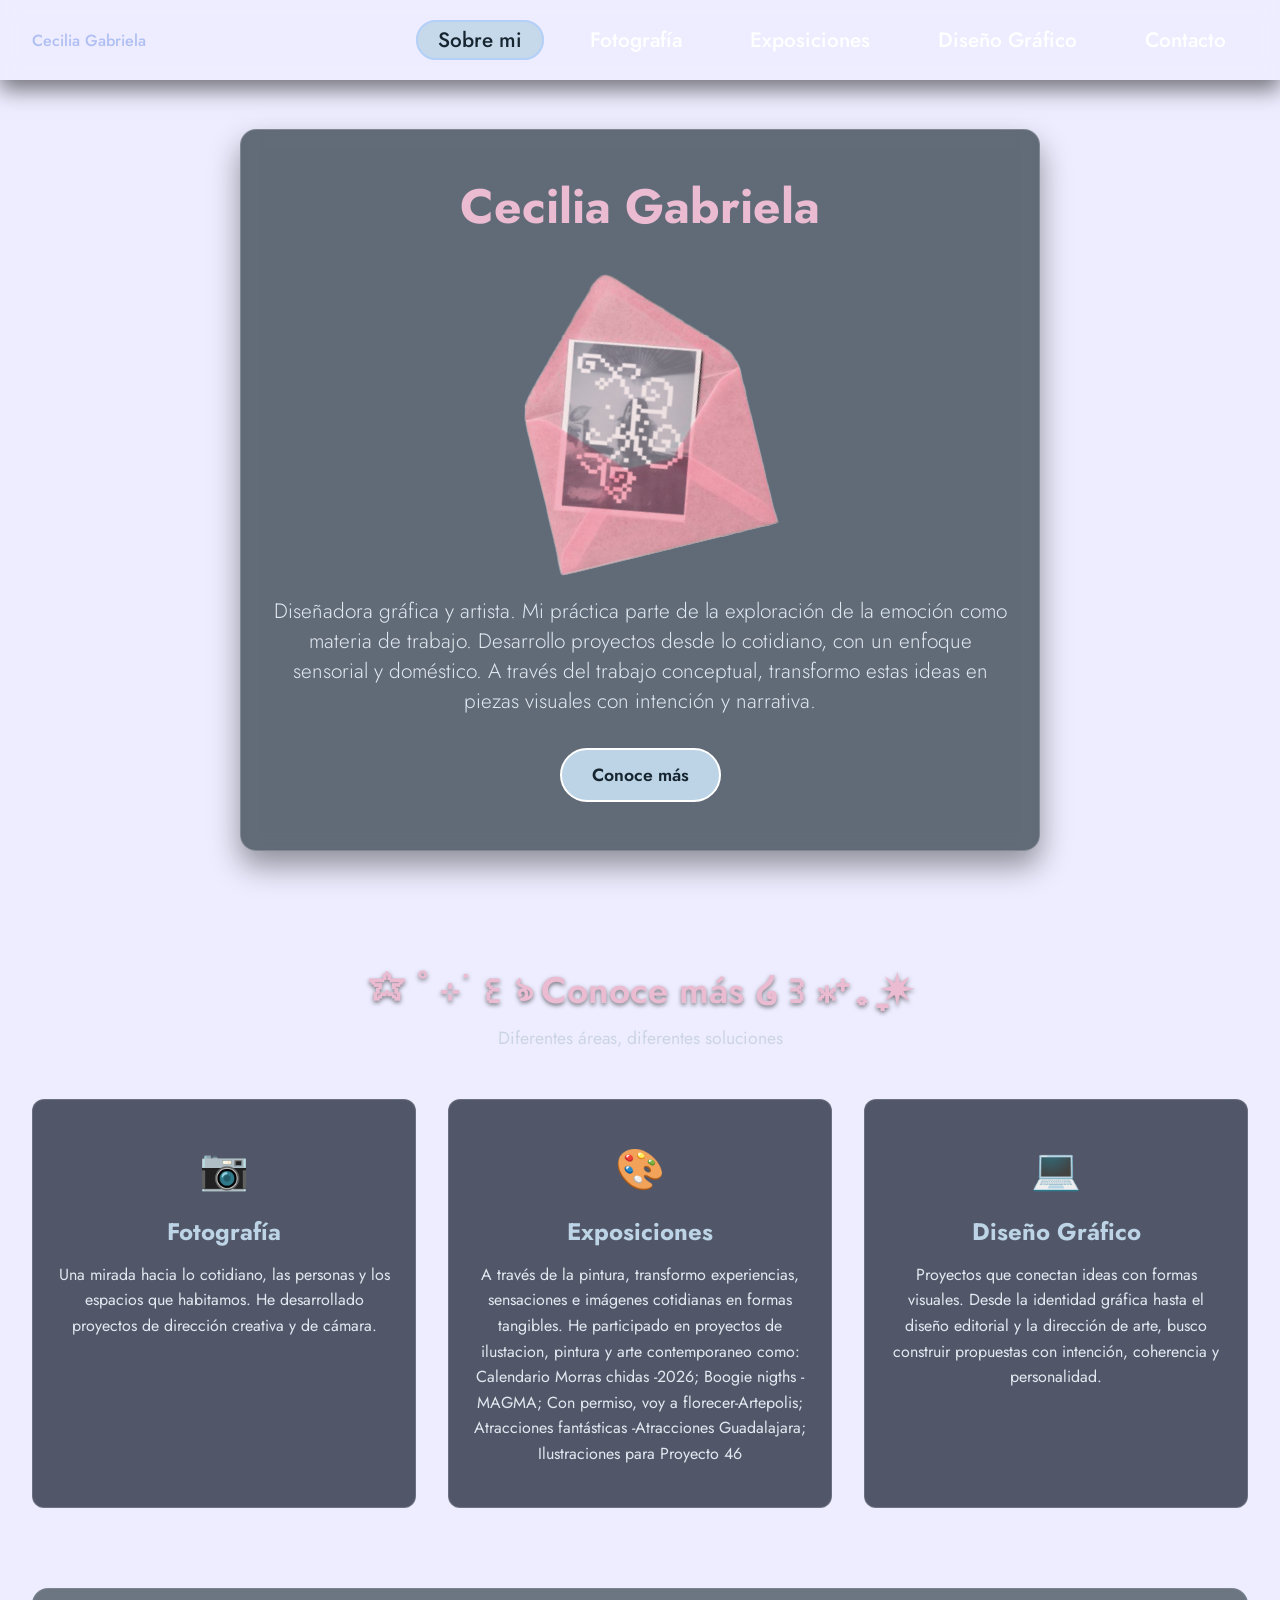
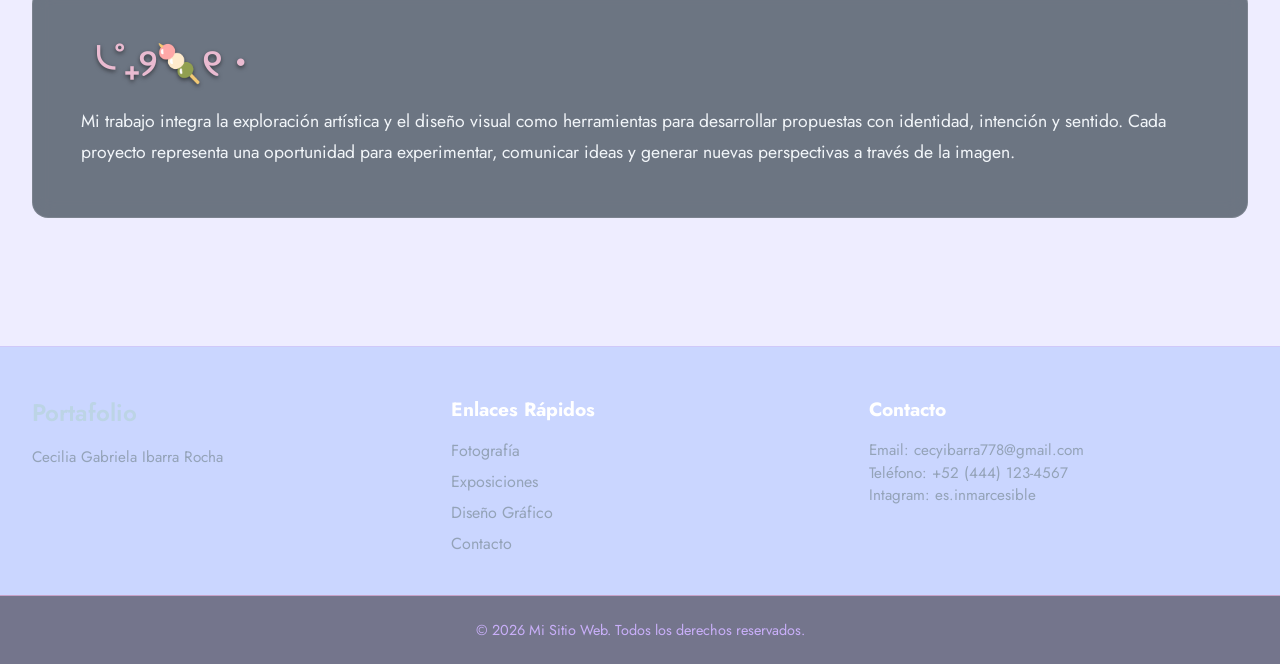
<file: index.html>
<!DOCTYPE html>
<html lang="es">
<head>
    <meta charset="UTF-8">
    <meta name="viewport" content="width=device-width, initial-scale=1.0">
    <title>Portafolio: Cecilia Gabriela</title>

    <!-- Enlace a la hoja de estilos CSS general -->
    <link rel="stylesheet" href="style.css">
</head>
<body>

    <!-- ==========================================
         HEADER / ENCABEZADO
         Contiene la barra de navegación (existente)
         y la sección Hero (banner principal de bienvenida).
         ========================================== -->
    <header class="site-header">
        
        <!-- BARRA DE NAVEGACIÓN (Estructura intacta) -->
        <nav class="navbar">
            <div class="navbar-container">
                <!-- Logotipo del sitio web -->
                <a href="index.html" class="navbar-logo">Cecilia Gabriela</a>
                
                <!-- Botón de menú hamburguesa para dispositivos móviles -->
                <button class="navbar-toggle" aria-label="Abrir menú">
                    <span class="bar"></span>
                    <span class="bar"></span>
                    <span class="bar"></span>
                </button>

                <!-- Menú principal con enlaces de navegación -->
                <ul class="navbar-menu">
                    <li> <a href="#" class="active"> Sobre mi </a> </li>
                    <li> <a href="#about"> Fotografía</a> </li>
                    <li> <a href="#services"> Exposiciones </a> </li>
                    <li> <a href="#blog"> Diseño Gráfico </a> </li>
                    <li> <a href="#contact"> Contacto </a> </li>
                </ul>
            </div>
        </nav>

        <!-- SECCIÓN HERO
             Presentación visual de impacto justo debajo de la barra de navegación.
             Función: Captar la atención inmediata del visitante y ofrecer una acción directa (CTA). -->
        <div class="hero-container">
            <div class="hero-content">
                <!-- Título principal de la página -->
                <h1 class="hero-title">Cecilia Gabriela</h1>
                <img src="Fotografia.png" alt="Fotografía">
                <!-- Breve descripción o subtítulo persuasivo -->
                <p class="hero-subtitle">Diseñadora gráfica y artista. Mi práctica
parte de la exploración de la emoción como
materia de trabajo.

Desarrollo proyectos desde lo cotidiano,
con un enfoque sensorial y doméstico.
A través del trabajo conceptual, transformo
estas ideas en piezas visuales con intención
y narrativa.</p>


                <!-- Botón de llamada a la acción (Call To Action) -->
                <a href="#services" class="hero-btn">Conoce más</a>
            </div>
        </div>

    </header>


    <!-- ==========================================
         MAIN / CONTENIDO PRINCIPAL
         Contenedor semántico principal del sitio web.
         Aloja el contenido relevante dividido en secciones.
         ========================================== -->
    <main class="main-content">

        <!-- SECCIÓN DE SERVICIOS / CARACTERÍSTICAS
             Función: Presentar los servicios o características clave en formato de cuadrícula (cards). -->
        <section id="services" class="content-section">
            <div class="section-header">
                <h2 class="section-title">  ✩ ˚ ⊹ ࣪꒰ঌ Conoce más ໒꒱⁎⁺˳ָ ✷</h2>
                <p class="section-description">Diferentes áreas, diferentes soluciones</p>
            </div>

            <!-- Cuadrícula flexible para organizar las tarjetas de información -->
            <div class="cards-grid">
                <!-- Tarjeta 1 -->
                <article class="card">
                    <div class="card-icon">📷</div>
                    <h3 class="card-title">Fotografía</h3>
                    <p class="card-text">Una mirada hacia lo cotidiano, las personas y los espacios que habitamos. He desarrollado proyectos de dirección creativa y de cámara.</p>
                </article>

                <!-- Tarjeta 2 -->
                <article class="card">
                    <div class="card-icon">🎨</div>
                    <h3 class="card-title">Exposiciones</h3>
                    <p class="card-text">A través de la pintura, transformo experiencias, sensaciones e imágenes cotidianas en formas tangibles. He participado en proyectos de ilustacion, pintura y arte contemporaneo como: Calendario Morras chidas -2026; Boogie nigths -MAGMA; Con permiso, voy a florecer-Artepolis; Atracciones fantásticas -Atracciones Guadalajara; Ilustraciones para Proyecto 46</p>
                </article>

                <!-- Tarjeta 3 -->
                <article class="card">
                    <div class="card-icon">💻</div>
                    <h3 class="card-title">Diseño Gráfico</h3>
                    <p class="card-text">Proyectos que conectan ideas con formas visuales. Desde la identidad gráfica hasta el diseño editorial y la dirección de arte, busco construir propuestas con intención, coherencia y personalidad.</p>
                </article>
            </div>
        </section>


        <!-- SECCIÓN "ACERCA DE" / INFORMACIÓN
             Función: Ofrecer contexto adicional sobre la empresa o proyecto. -->
        <section id="about" class="content-section about-section">
            <div class="about-container">
                <div class="about-text">
                    <h2 class="section-title">╰˚₊୨🍡୧・</h2>
                    <p>Mi trabajo integra la exploración artística y el diseño visual como herramientas para desarrollar propuestas con identidad, intención y sentido. Cada proyecto representa una oportunidad para experimentar, comunicar ideas y generar nuevas perspectivas a través de la imagen.</p>
                </div>
            </div>
        </section>

    </main>


    <!-- ==========================================
         FOOTER / PIE DE PÁGINA
         Función: Mostrar información de derechos, enlaces útiles y redes sociales.
         ========================================== -->
    <footer id="contact" class="site-footer">
        <div class="footer-container">
            <!-- Columna 1: Información de marca -->
            <div class="footer-col">
                <h4 class="footer-brand">Portafolio</h4>
                <p class="footer-desc">Cecilia Gabriela Ibarra Rocha</p>
            </div>

            <!-- Columna 2: Enlaces rápidos de navegación -->
            <div class="footer-col">
                <h5 class="footer-heading">Enlaces Rápidos</h5>
                <ul class="footer-links">
                    <li><a href="#">Fotografía</a></li>
                    <li><a href="#about">Exposiciones</a></li>
                    <li><a href="#services">Diseño Gráfico</a></li>
                    <li><a href="#contact">Contacto</a></li>
                </ul>
            </div>

            <!-- Columna 3: Información de contacto -->
            <div class="footer-col">
                <h5 class="footer-heading">Contacto</h5>
                <p>Email: cecyibarra778@gmail.com</p>
                <p>Teléfono: +52 (444) 123-4567</p>
                <p>Intagram: es.inmarcesible</p>
            </div>
        </div>

        <!-- Barra inferior de derechos de autor -->
        <div class="footer-bottom">
            <p>&copy; 2026 Mi Sitio Web. Todos los derechos reservados.</p>
        </div>
    </footer>

    <!-- Script de control del menú móvil -->
    <script src="script.js"></script>
</body>
</html>
</file>
<file: style.css>
/* ==========================================================================
IMPORTACIÓN DE FUENTES Y CONFIGURACIÓN GLOBAL
========================================================================== */
@import url('https://fonts.googleapis.com/css2?family=Fira+Sans:wght@300;400;500;600&family=Jost:ital,wght@0,100..900;1,100..900&family=Short+Stack&display=swap');

* {
  margin: 0;
  padding: 0;
  box-sizing: border-box;
}

body {
  font-family: "Jost", serif;
  min-height: 100vh;
  background:rgb(238, 237, 255);
  color: #eabbd1;
}

/* ==========================================================================
BARRA DE NAVEGACIÓN
========================================================================== */
.navbar {
  display: flex;
  align-items: center;
  justify-content: center;
  height: 80px;
  width: 100%;
  position: sticky;
  top: 0;
  background: transparent;
  box-shadow: 0 10px 20px rgba(0, 0, 0, 0.5);
  backdrop-filter: blur(10px);
  z-index: 999;
}

.navbar-container {
  display: flex;
  align-items: center;
  justify-content: space-between;
  width: 100%;
  padding: 0 2rem;
  max-width: 1600px;
}

.navbar-logo {
  font-size: 1rem;
  font-weight: 500;
  color: #b0bff3;
  text-decoration: none;
  cursor: pointer;
}

.navbar-container .navbar-menu {
  display: flex;
  text-align: center;
  gap: 1.5rem;
  list-style: none;
}

.navbar-container .navbar-menu li a {
  text-decoration: none;
  color: #fff;
  font-size: 1.3rem;
  font-weight: 500;
  padding: 3px 20px;
  border-radius: 20px;
  border: 2px solid transparent;
  white-space: nowrap;
  transition: all 0.3s ease;
}

.navbar-container .navbar-menu li a:hover,
.navbar-container .navbar-menu li a.active {
  color: #162530;
  background: rgba(188, 212, 229, 0.8);
  border: 2px solid #b5d0f8;
}

.navbar-toggle {
  display: none;
  background: transparent;
  padding: 10px;
  border: none;
  cursor: pointer;
}

.bar {
  display: block;
  width: 25px;
  height: 3px;
  margin: 5px auto;
  background: #fff;
  transition: all 0.3s ease-in-out;
}

/* ==========================================================================
SECCIÓN HEADER / HERO
========================================================================== */
.hero-container {
  display: flex;
  align-items: center;
  justify-content: center;
  min-height: calc(100vh - 80px);
  padding: 2rem;
  text-align: center;
   
}

.hero-content {
  max-width: 800px;
  padding: 3rem 2rem;
  background: rgba(22, 37, 48, 0.65);
  backdrop-filter: blur(8px);
  border-radius: 16px;
  border: 1px solid rgba(255, 255, 255, 0.2);
  box-shadow: 0 15px 30px rgba(0, 0, 0, 0.4);
}

.hero-title {
  font-size: 3rem;
  font-weight: 700;
  margin-bottom: 1rem;
  line-height: 1.2;
}

.hero-subtitle {
  font-size: 1.3rem;
  font-weight: 300;
  margin-bottom: 2rem;
  color: #e2e8f0;
}

.hero-btn {
  display: inline-block;
  padding: 12px 30px;
  background: #bcd4e5;
  color: #162530;
  font-size: 1.1rem;
  font-weight: 600;
  text-decoration: none;
  border-radius: 30px;
  border: 2px solid #fff;
  transition: all 0.3s ease;
}

.hero-btn:hover {
  background: #fff;
  color: #0f172a;
  transform: translateY(-3px);
  box-shadow: 0 10px 20px rgba(0, 0, 0, 0.3);
}

/* ==========================================================================
SECCIÓN MAIN / CONTENIDO PRINCIPAL
========================================================================== */
.main-content {
  max-width: 1400px;
  margin: 0 auto;
  padding: 4rem 2rem;
  display: flex;
  flex-direction: column;
  gap: 5rem;
}

.content-section {
  width: 100%;
}

.section-header {
  text-align: center;
  margin-bottom: 3rem;
}

.section-title {
  font-size: 2.3rem;
  font-weight: 600;
  margin-bottom: 0.5rem;
  text-shadow: 0 2px 4px rgba(0,0,0,0.5);
}

.section-description {
  font-size: 1.1rem;
  color: #cbd5e1;
}

.cards-grid {
  display: grid;
  grid-template-columns: repeat(auto-fit, minmax(280px, 1fr));
  gap: 2rem;
}

.card {
  background: rgba(15, 23, 42, 0.7);
  backdrop-filter: blur(10px);
  border: 1px solid rgba(255, 255, 255, 0.15);
  padding: 2.5rem 1.5rem;
  border-radius: 12px;
  text-align: center;
  transition: transform 0.3s ease, box-shadow 0.3s ease;
}

.card:hover {
  transform: translateY(-8px);
  box-shadow: 0 12px 25px rgba(0, 0, 0, 0.5);
  border-color: rgba(188, 212, 229, 0.5);
}

.card-icon {
  font-size: 2.5rem;
  margin-bottom: 1rem;
}

.card-title {
  font-size: 1.5rem;
  margin-bottom: 0.8rem;
  color: #bcd4e5;
}

.card-text {
  font-size: 1rem;
  color: #e2e8f0;
  line-height: 1.6;
}

.about-section {
  background: rgba(22, 37, 48, 0.6);
  backdrop-filter: blur(10px);
  padding: 3rem;
  border-radius: 16px;
  border: 1px solid rgba(255, 255, 255, 0.1);
}

.about-text p {
  font-size: 1.1rem;
  line-height: 1.8;
  margin-top: 1rem;
  color: #f1f5f9;
}

/* ==========================================================================
SECCIÓN FOOTER / PIE DE PÁGINA
========================================================================== */
.site-footer {
  background: rgb(202, 214, 255);
  backdrop-filter: blur(12px);
  border-top: 1px solid rgba(250, 93, 195, 0.1);
  padding-top: 3rem;
  margin-top: 4rem;
}

.footer-container {
  max-width: 1400px;
  margin: 0 auto;
  padding: 0 2rem 2rem 2rem;
  display: grid;
  grid-template-columns: repeat(auto-fit, minmax(220px, 1fr));
  gap: 2.5rem;
}

.footer-col .footer-brand {
  font-size: 1.5rem;
  font-weight: 600;
  margin-bottom: 1rem;
  color: #bcd4e5;
}

.footer-col .footer-desc,
.footer-col p {
  font-size: 0.95rem;
  color: #94a3b8;
  line-height: 1.5;
}

.footer-heading {
  font-size: 1.2rem;
  margin-bottom: 1rem;
  color: #fff;
}

.footer-links {
  list-style: none;
}

.footer-links li {
  margin-bottom: 0.5rem;
}

.footer-links a {
  color: #94a3b8;
  text-decoration: none;
  transition: color 0.2s ease;
}

.footer-links a:hover {
  color: #bcd4e5;
}

.footer-bottom {
  text-align: center;
  padding: 1.5rem;
  background: rgba(93, 91, 109, 0.786);
  font-size: 0.9rem;
  color: #c9aff9;
  border-top: 1px solid rgba(244, 186, 233, 0.639);
}

/* ==========================================================================
REGLAS RESPONSIVAS (MEDIA QUERIES)
========================================================================== */
@media (max-width: 880px) {
  .navbar {
    backdrop-filter: none;
  }

  .navbar-container .navbar-menu {
    display: none;
    flex-direction: column;
    align-items: flex-start;
    gap: 1.7rem !important;
    position: absolute;
    height: 100vh;
    width: 250px;
    top: 0;
    right: 0;
    padding: 5rem 1.5rem;
    box-shadow: 0 10px 10px rgba(255, 171, 245, 0.5);
    backdrop-filter: blur(10px);
  }

  .navbar-container .navbar-menu.active {
    display: flex;
  }

  .navbar-toggle {
    display: block;
    z-index: 999;
  }

  .navbar-toggle.active .bar:nth-child(2) {
    opacity: 0;
  }

  .navbar-toggle.active .bar:nth-child(1) {
    transform: translateY(8px) rotate(45deg);
  }

  .navbar-toggle.active .bar:nth-child(3) {
    transform: translateY(-8px) rotate(-45deg);
  }

  .hero-title {
    font-size: 2.3rem;
  }

  .hero-subtitle {
    font-size: 1.1rem;
  }

  .main-content {
    padding: 3rem 1.5rem;
    gap: 3.5rem;
  }

  .cards-grid {
    grid-template-columns: repeat(2, 1fr);
  }

  .about-section {
    padding: 2rem;
  }
}

@media (max-width: 480px) {
  .navbar-container {
    padding: 0 1rem;
  }

  .navbar-logo {
    font-size: 1.7rem;
  }

  .navbar-container .navbar-menu li a {
    font-size: 1.2rem;
    padding: 3px 15px;
  }

  .hero-container {
    padding: 1rem;
  }

  .hero-content {
    padding: 2rem 1rem;
  }

  .hero-title {
    font-size: 1.8rem;
  }

  .hero-subtitle {
    font-size: 1rem;
  }

  .hero-btn {
    width: 100%;
    text-align: center;
  }

  .cards-grid {
    grid-template-columns: 1fr;
  }

  .section-title {
    font-size: 1.8rem;
  }

  .footer-container {
    grid-template-columns: 1fr;
    gap: 2rem;
    padding: 0 1.5rem 2rem 1.5rem;
  }
}
</file>
